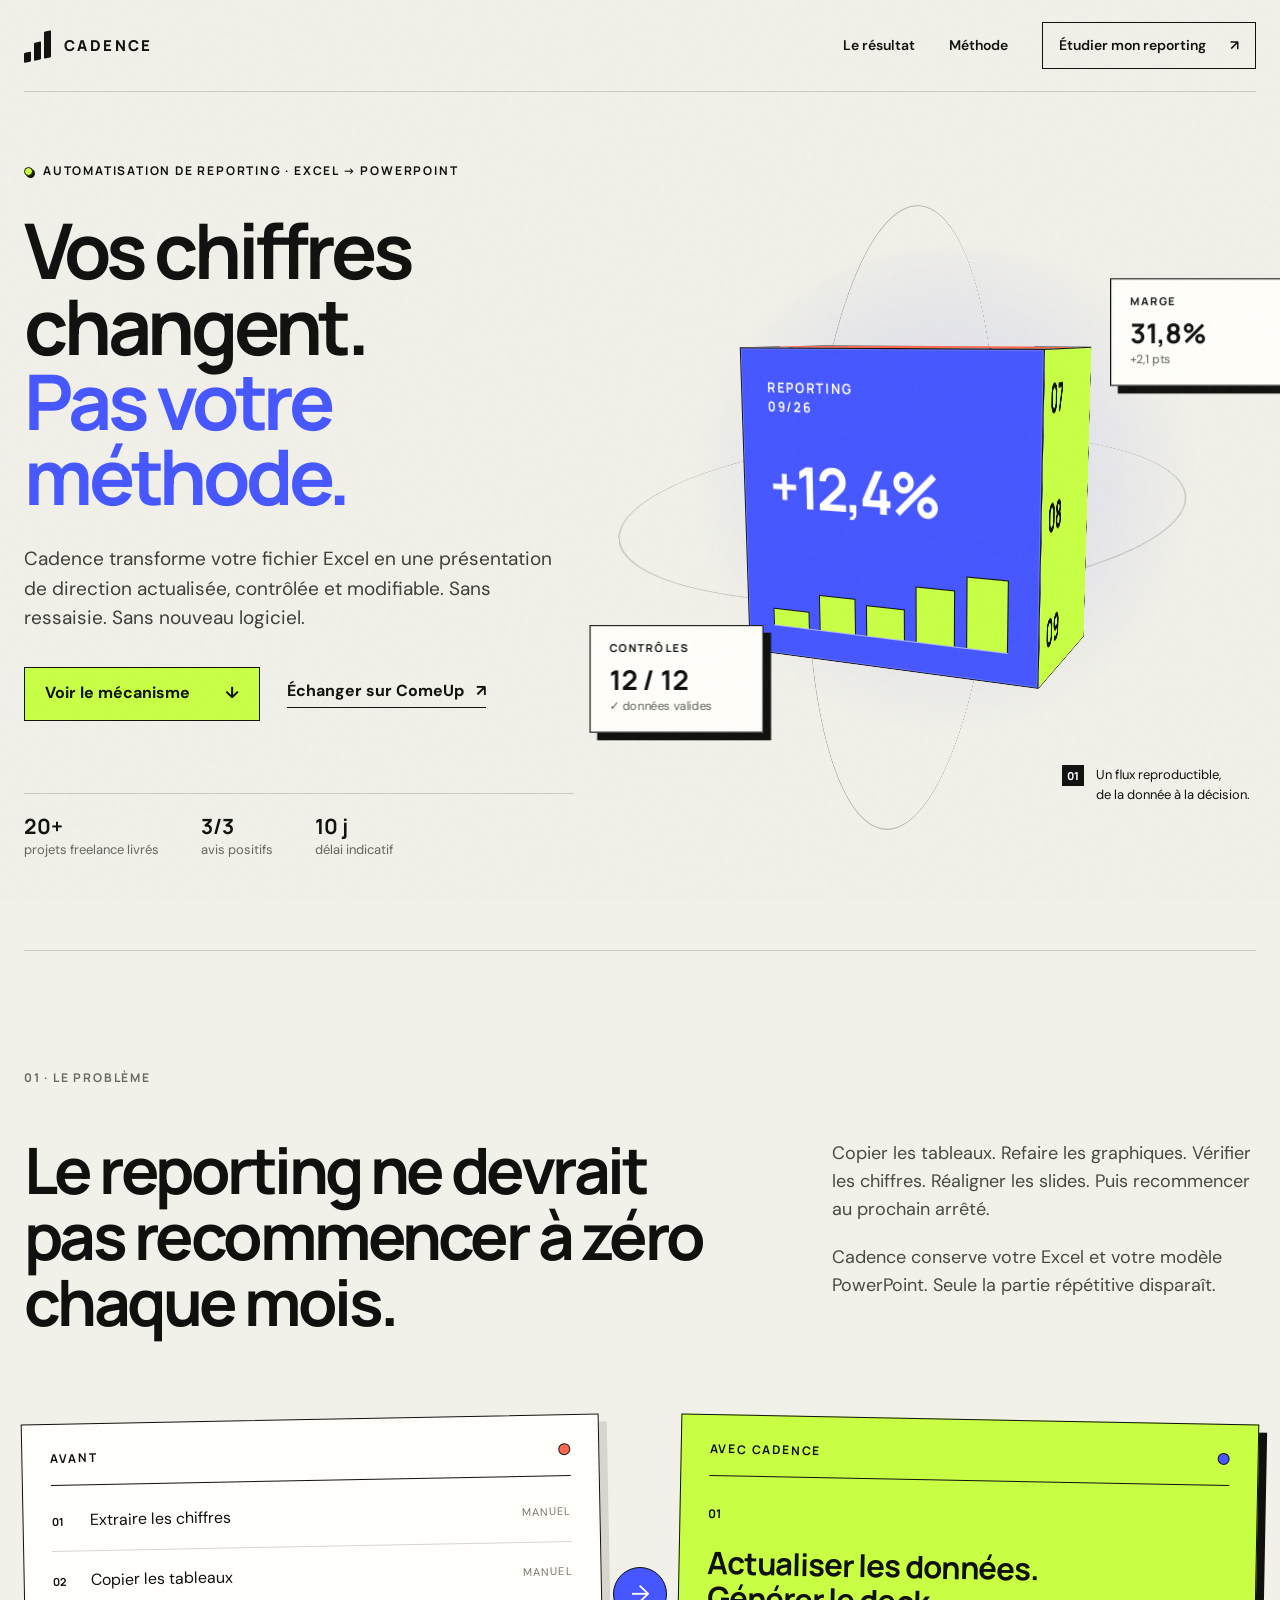
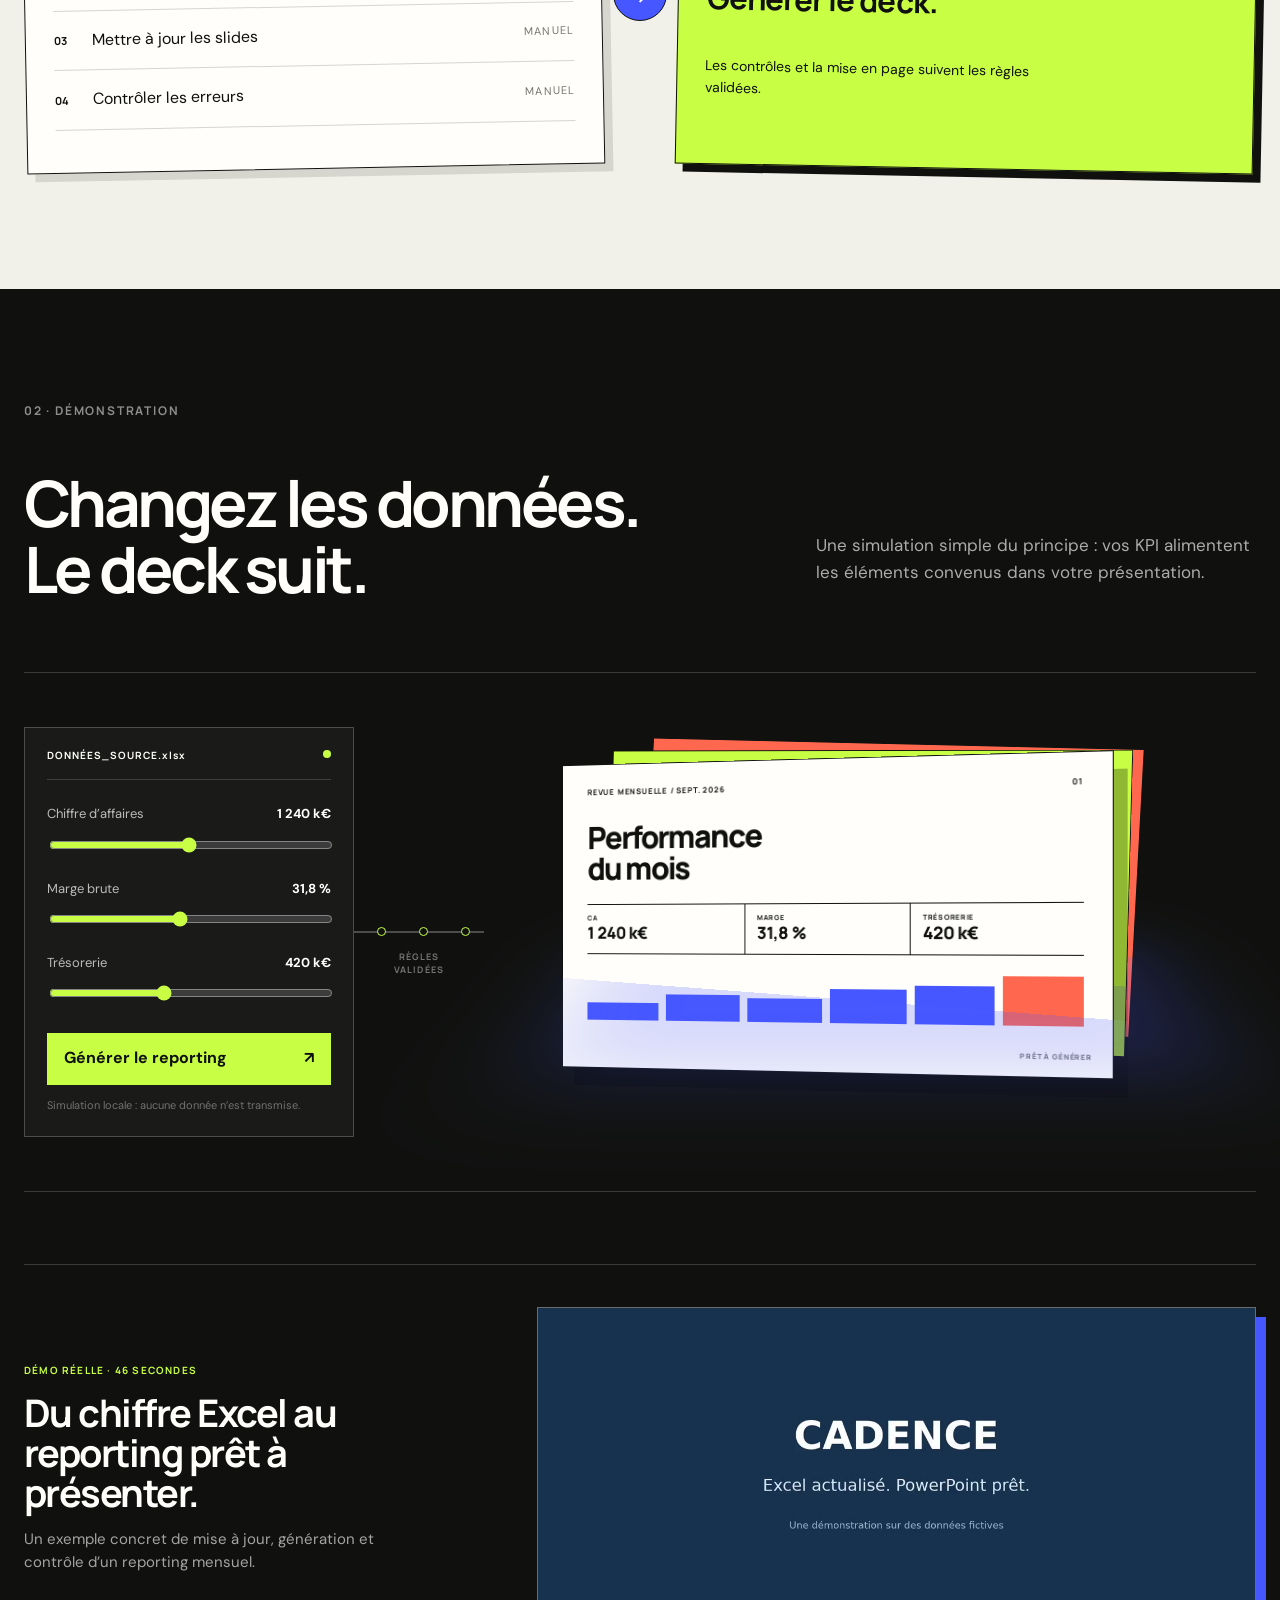
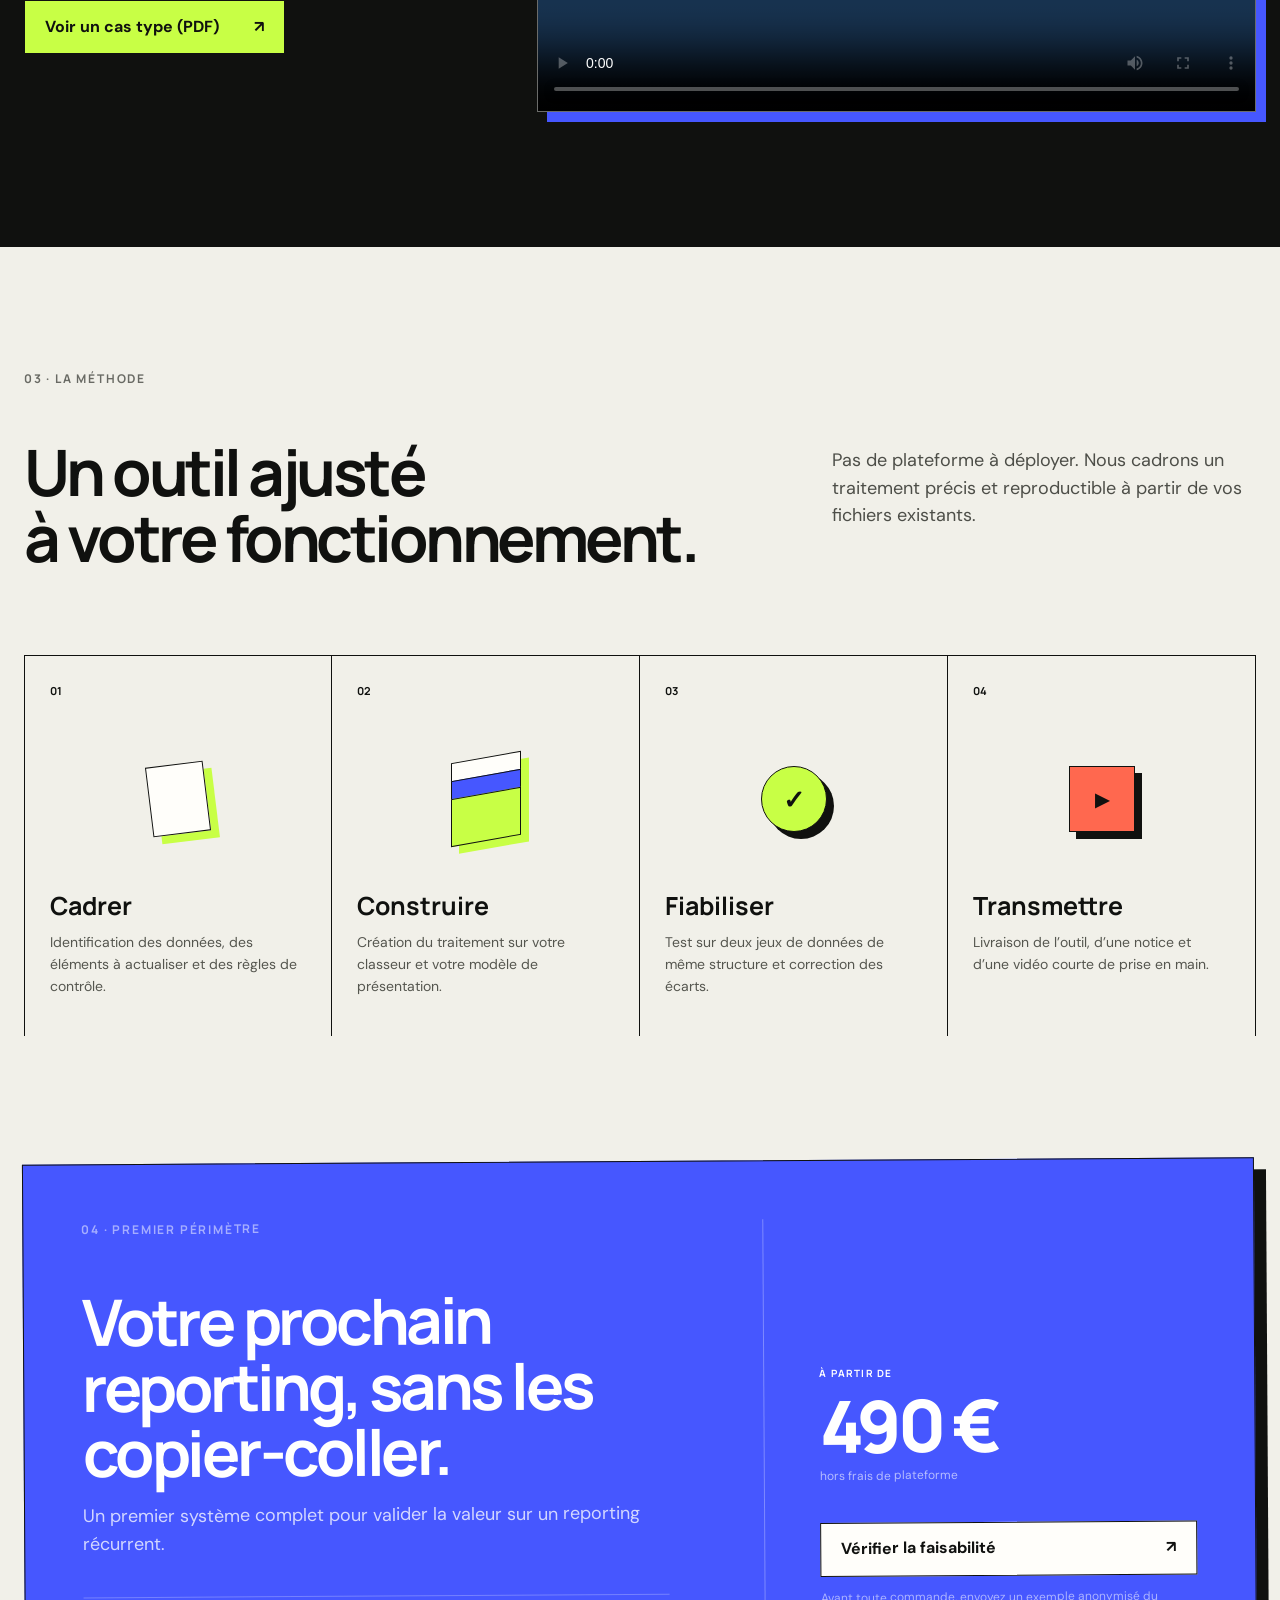
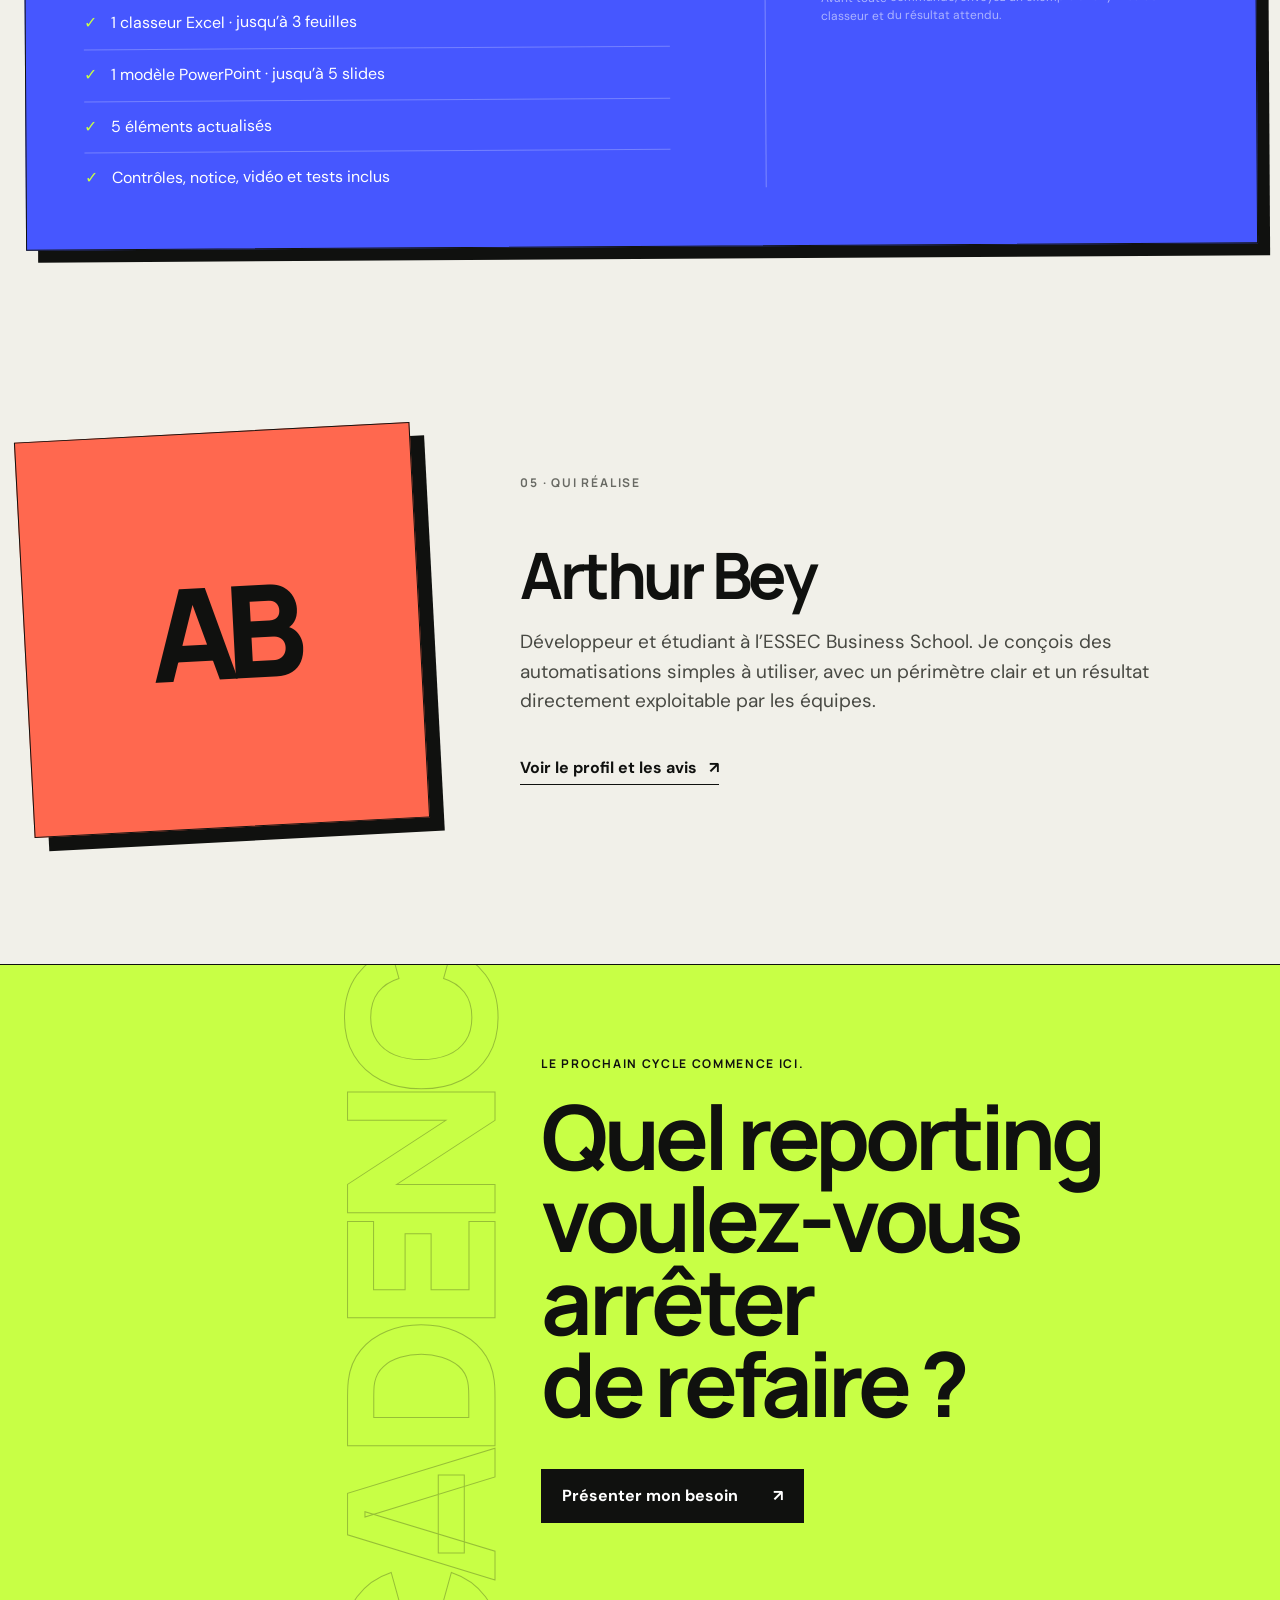
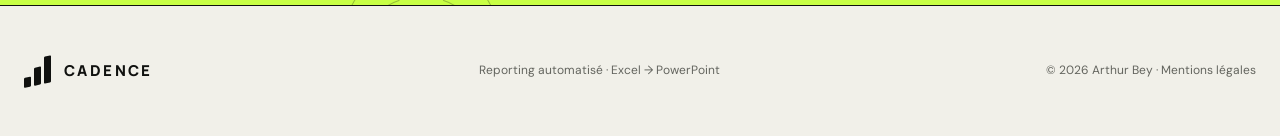
<file: index.html>
<!doctype html>
<html lang="fr">
  <head>
    <meta charset="UTF-8" />
    <meta name="viewport" content="width=device-width, initial-scale=1.0" />
    <meta name="description" content="Cadence transforme vos fichiers Excel en reportings PowerPoint fiables, actualisables et prêts pour la direction." />
    <title>Cadence | Le reporting qui se met à jour</title>
    <link rel="canonical" href="https://cadence-reporting.fr/" />
    <meta name="theme-color" content="#f1f0e9" />
    <link rel="icon" href="/favicon.svg" type="image/svg+xml" />
    <link rel="icon" href="/favicon-32.png" type="image/png" sizes="32x32" />
    <link rel="apple-touch-icon" href="/apple-touch-icon.png" />
    <meta property="og:type" content="website" />
    <meta property="og:locale" content="fr_FR" />
    <meta property="og:site_name" content="Cadence" />
    <meta property="og:title" content="Cadence | Le reporting qui se met à jour" />
    <meta property="og:description" content="Cadence transforme vos fichiers Excel en reportings PowerPoint fiables, actualisables et prêts pour la direction." />
    <meta property="og:url" content="https://cadence-reporting.fr/" />
    <meta property="og:image" content="https://cadence-reporting.fr/og-image.jpg" />
    <meta property="og:image:width" content="1200" />
    <meta property="og:image:height" content="630" />
    <meta property="og:image:alt" content="Cadence : vos chiffres changent, pas votre méthode." />
    <meta name="twitter:card" content="summary_large_image" />
    <script type="application/ld+json">
      {
        "@context": "https://schema.org",
        "@type": "ProfessionalService",
        "name": "Cadence",
        "url": "https://cadence-reporting.fr/",
        "image": "https://cadence-reporting.fr/og-image.jpg",
        "description": "Automatisation de reporting : Cadence transforme vos fichiers Excel en présentations PowerPoint actualisées, contrôlées et modifiables.",
        "areaServed": { "@type": "Country", "name": "France" },
        "founder": { "@type": "Person", "name": "Arthur Bey", "sameAs": ["https://comeup.com/fr/@arthurbey"] },
        "sameAs": ["https://comeup.com/fr/@arthurbey"],
        "makesOffer": {
          "@type": "Offer",
          "name": "Automatisation d'un reporting Excel vers PowerPoint",
          "url": "https://comeup.com/fr/service/547659/automatiser-votre-reporting-excel-vers-powerpoint",
          "priceSpecification": { "@type": "PriceSpecification", "minPrice": 490, "priceCurrency": "EUR" }
        }
      }
    </script>
    <link rel="preconnect" href="https://fonts.googleapis.com" />
    <link rel="preconnect" href="https://fonts.gstatic.com" crossorigin />
    <link href="https://fonts.googleapis.com/css2?family=DM+Sans:wght@400;500;600&family=Manrope:wght@500;600;700;800&display=swap" rel="stylesheet" />
    <link rel="stylesheet" href="./styles.css" />
  </head>
  <body>
    <div class="noise" aria-hidden="true"></div>
    <header class="nav shell">
      <a class="brand" href="#top" aria-label="Cadence, accueil">
        <span class="brand-mark" aria-hidden="true"><i></i><i></i><i></i></span>
        <span>CADENCE</span>
      </a>
      <nav aria-label="Navigation principale">
        <a href="#preuve">Le résultat</a>
        <a href="#methode">Méthode</a>
        <a class="nav-cta" href="https://comeup.com/fr/service/547659/automatiser-votre-reporting-excel-vers-powerpoint" target="_blank" rel="noreferrer">Étudier mon reporting <span>↗</span></a>
      </nav>
    </header>

    <main id="top">
      <section class="hero shell">
        <div class="hero-copy">
          <div class="eyebrow"><span></span> Automatisation de reporting · Excel → PowerPoint</div>
          <h1>Vos chiffres changent.<br /><em>Pas votre méthode.</em></h1>
          <p class="lead">Cadence transforme votre fichier Excel en une présentation de direction actualisée, contrôlée et modifiable. Sans ressaisie. Sans nouveau logiciel.</p>
          <div class="hero-actions">
            <a class="button primary" href="#demo">Voir le mécanisme <span>↓</span></a>
            <a class="text-link" href="https://comeup.com/fr/@arthurbey" target="_blank" rel="noreferrer">Échanger sur ComeUp <span>↗</span></a>
          </div>
          <div class="proof-strip" aria-label="Indicateurs de confiance">
            <div><strong>20+</strong><span>projets freelance livrés</span></div>
            <div><strong>3/3</strong><span>avis positifs</span></div>
            <div><strong>10 j</strong><span>délai indicatif</span></div>
          </div>
        </div>

        <div class="hero-visual" id="heroVisual" aria-label="Illustration du passage d’un fichier Excel à une présentation PowerPoint">
          <div class="orbit orbit-a"></div>
          <div class="orbit orbit-b"></div>
          <div class="data-cube" id="dataCube">
            <div class="cube-face cube-front">
              <span class="cube-label">REPORTING<br />09/26</span>
              <span class="cube-number">+12,4%</span>
              <div class="cube-bars"><i></i><i></i><i></i><i></i><i></i></div>
            </div>
            <div class="cube-face cube-right"><span>07</span><span>08</span><span>09</span></div>
            <div class="cube-face cube-top"><span>CADENCE / LIVE</span></div>
          </div>
          <div class="floating-card card-kpi"><span>MARGE</span><strong>31,8%</strong><small>+2,1 pts</small></div>
          <div class="floating-card card-check"><span>CONTRÔLES</span><strong>12 / 12</strong><small>✓ données valides</small></div>
          <div class="hero-caption"><span>01</span><p>Un flux reproductible,<br />de la donnée à la décision.</p></div>
        </div>
      </section>

      <section class="problem shell" id="preuve">
        <div class="section-index">01 · LE PROBLÈME</div>
        <div class="problem-grid">
          <h2>Le reporting ne devrait pas recommencer à zéro chaque mois.</h2>
          <div>
            <p>Copier les tableaux. Refaire les graphiques. Vérifier les chiffres. Réaligner les slides. Puis recommencer au prochain arrêté.</p>
            <p>Cadence conserve votre Excel et votre modèle PowerPoint. Seule la partie répétitive disparaît.</p>
          </div>
        </div>
        <div class="comparison">
          <article class="compare-card before">
            <div class="compare-head"><span>AVANT</span><i></i></div>
            <ol>
              <li><b>01</b><span>Extraire les chiffres</span><em>manuel</em></li>
              <li><b>02</b><span>Copier les tableaux</span><em>manuel</em></li>
              <li><b>03</b><span>Mettre à jour les slides</span><em>manuel</em></li>
              <li><b>04</b><span>Contrôler les erreurs</span><em>manuel</em></li>
            </ol>
          </article>
          <div class="transform-symbol" aria-hidden="true"><span>→</span></div>
          <article class="compare-card after">
            <div class="compare-head"><span>AVEC CADENCE</span><i></i></div>
            <div class="one-action"><span>01</span><strong>Actualiser les données.<br />Générer le deck.</strong><small>Les contrôles et la mise en page suivent les règles validées.</small></div>
          </article>
        </div>
      </section>

      <section class="demo-section" id="demo">
        <div class="shell">
          <div class="section-index light">02 · DÉMONSTRATION</div>
          <div class="demo-intro">
            <h2>Changez les données.<br />Le deck suit.</h2>
            <p>Une simulation simple du principe : vos KPI alimentent les éléments convenus dans votre présentation.</p>
          </div>

          <div class="demo-workspace">
            <div class="input-panel">
              <div class="panel-bar"><span>DONNÉES_SOURCE.xlsx</span><i></i></div>
              <label>Chiffre d’affaires <span id="revenueValue">1 240 k€</span><input id="revenue" type="range" min="700" max="1800" value="1240" /></label>
              <label>Marge brute <span id="marginValue">31,8 %</span><input id="margin" type="range" min="18" max="48" step="0.1" value="31.8" /></label>
              <label>Trésorerie <span id="cashValue">420 k€</span><input id="cash" type="range" min="100" max="900" value="420" /></label>
              <button id="generateButton" class="generate-button"><span>Générer le reporting</span><b>↗</b></button>
              <p class="microcopy">Simulation locale : aucune donnée n’est transmise.</p>
            </div>

            <div class="pipeline" aria-hidden="true"><span></span><i></i><i></i><i></i><b>RÈGLES<br />VALIDÉES</b></div>

            <div class="deck-stage" id="deckStage">
              <div class="deck-shadow"></div>
              <article class="slide slide-back-two"><span>03</span></article>
              <article class="slide slide-back-one"><span>02</span></article>
              <article class="slide slide-front">
                <div class="slide-top"><span>REVUE MENSUELLE / SEPT. 2026</span><b>01</b></div>
                <h3>Performance<br />du mois</h3>
                <div class="slide-kpis">
                  <div><span>CA</span><strong id="deckRevenue">1 240 k€</strong></div>
                  <div><span>MARGE</span><strong id="deckMargin">31,8 %</strong></div>
                  <div><span>TRÉSORERIE</span><strong id="deckCash">420 k€</strong></div>
                </div>
                <div class="slide-chart" id="slideChart"><i></i><i></i><i></i><i></i><i></i><i></i></div>
                <div class="generated-state" id="generatedState">PRÊT À GÉNÉRER</div>
              </article>
            </div>
          </div>

          <div class="demo-video">
            <div>
              <span class="video-label">DÉMO RÉELLE · 46 SECONDES</span>
              <h3>Du chiffre Excel au reporting prêt à présenter.</h3>
              <p>Un exemple concret de mise à jour, génération et contrôle d’un reporting mensuel.</p>
              <a class="button primary" href="cadence-cas-type.pdf" target="_blank" rel="noopener">Voir un cas type (PDF) <span>↗</span></a>
            </div>
            <video id="demoVideo" src="cadence_demo_v2.mp4" poster="cadence_demo_poster.jpg" controls preload="metadata" playsinline aria-label="Démo CADENCE : génération d'un reporting Excel vers PowerPoint">
              Votre navigateur ne prend pas en charge la lecture vidéo.
            </video>
          </div>
        </div>
      </section>

      <section class="method shell" id="methode">
        <div class="section-index">03 · LA MÉTHODE</div>
        <div class="method-head">
          <h2>Un outil ajusté<br />à votre fonctionnement.</h2>
          <p>Pas de plateforme à déployer. Nous cadrons un traitement précis et reproductible à partir de vos fichiers existants.</p>
        </div>
        <div class="steps">
          <article><span>01</span><div class="step-icon"><i></i></div><h3>Cadrer</h3><p>Identification des données, des éléments à actualiser et des règles de contrôle.</p></article>
          <article><span>02</span><div class="step-icon layers"><i></i><i></i><i></i></div><h3>Construire</h3><p>Création du traitement sur votre classeur et votre modèle de présentation.</p></article>
          <article><span>03</span><div class="step-icon check"><i>✓</i></div><h3>Fiabiliser</h3><p>Test sur deux jeux de données de même structure et correction des écarts.</p></article>
          <article><span>04</span><div class="step-icon play"><i>▶</i></div><h3>Transmettre</h3><p>Livraison de l’outil, d’une notice et d’une vidéo courte de prise en main.</p></article>
        </div>
      </section>

      <section class="offer shell">
        <div class="offer-card">
          <div class="offer-copy">
            <div class="section-index light">04 · PREMIER PÉRIMÈTRE</div>
            <h2>Votre prochain reporting, sans les copier-coller.</h2>
            <p>Un premier système complet pour valider la valeur sur un reporting récurrent.</p>
            <ul>
              <li><span>✓</span> 1 classeur Excel · jusqu’à 3 feuilles</li>
              <li><span>✓</span> 1 modèle PowerPoint · jusqu’à 5 slides</li>
              <li><span>✓</span> 5 éléments actualisés</li>
              <li><span>✓</span> Contrôles, notice, vidéo et tests inclus</li>
            </ul>
          </div>
          <div class="offer-action">
            <div><small>À PARTIR DE</small><strong>490 €</strong><span>hors frais de plateforme</span></div>
            <a class="button inverse" href="https://comeup.com/fr/service/547659/automatiser-votre-reporting-excel-vers-powerpoint" target="_blank" rel="noreferrer">Vérifier la faisabilité <span>↗</span></a>
            <p>Avant toute commande, envoyez un exemple anonymisé du classeur et du résultat attendu.</p>
          </div>
        </div>
      </section>

      <section class="about shell">
        <div class="monogram" aria-hidden="true">AB</div>
        <div>
          <div class="section-index">05 · QUI RÉALISE</div>
          <h2>Arthur Bey</h2>
          <p>Développeur et étudiant à l’ESSEC Business School. Je conçois des automatisations simples à utiliser, avec un périmètre clair et un résultat directement exploitable par les équipes.</p>
          <a class="text-link dark" href="https://comeup.com/fr/@arthurbey" target="_blank" rel="noreferrer">Voir le profil et les avis <span>↗</span></a>
        </div>
      </section>

      <section class="final-cta">
        <div class="shell">
          <span class="giant-word" aria-hidden="true">CADENCE</span>
          <div class="final-content">
            <p>Le prochain cycle commence ici.</p>
            <h2>Quel reporting<br />voulez-vous arrêter<br />de refaire ?</h2>
            <a class="button primary" href="https://comeup.com/fr/service/547659/automatiser-votre-reporting-excel-vers-powerpoint" target="_blank" rel="noreferrer">Présenter mon besoin <span>↗</span></a>
          </div>
        </div>
      </section>
    </main>

    <footer class="footer shell">
      <a class="brand" href="#top"><span class="brand-mark" aria-hidden="true"><i></i><i></i><i></i></span><span>CADENCE</span></a>
      <p>Reporting automatisé · Excel → PowerPoint</p>
      <p>© <span id="year"></span> Arthur Bey · <a href="/mentions-legales.html">Mentions légales</a></p>
    </footer>
    <script src="./app.js"></script>
  </body>
</html>
</file>
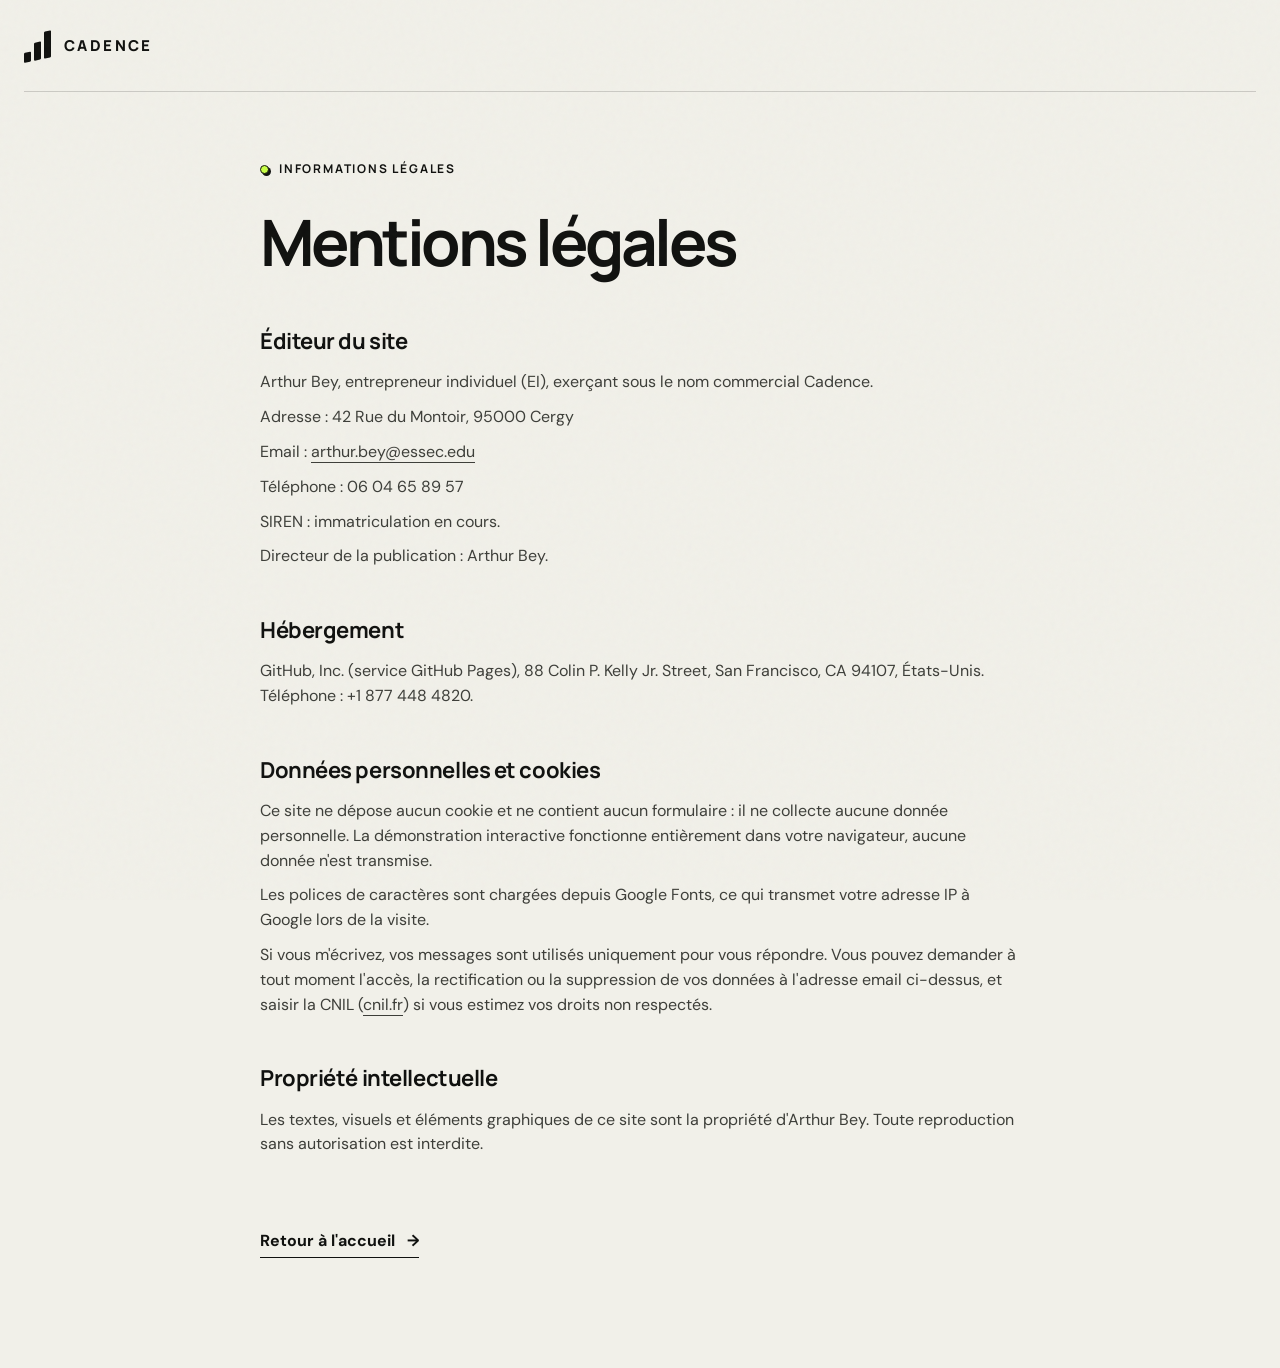
<file: mentions-legales.html>
<!doctype html>
<html lang="fr">
  <head>
    <meta charset="UTF-8" />
    <meta name="viewport" content="width=device-width, initial-scale=1.0" />
    <meta name="description" content="Mentions légales du site Cadence." />
    <title>Mentions légales | Cadence</title>
    <link rel="canonical" href="https://cadence-reporting.fr/mentions-legales.html" />
    <link rel="icon" href="/favicon.svg" type="image/svg+xml" />
    <link rel="preconnect" href="https://fonts.googleapis.com" />
    <link rel="preconnect" href="https://fonts.gstatic.com" crossorigin />
    <link href="https://fonts.googleapis.com/css2?family=DM+Sans:wght@400;500;600&family=Manrope:wght@500;600;700;800&display=swap" rel="stylesheet" />
    <link rel="stylesheet" href="/styles.css" />
    <style>
      .legal { padding-block: 70px 110px; max-width: 760px; }
      .legal h1 { font-family: "Manrope", sans-serif; letter-spacing: -.055em; font-size: clamp(40px, 5vw, 64px); line-height: 1; margin: 0 0 50px; }
      .legal h2 { font-size: 22px; letter-spacing: -.02em; margin: 44px 0 12px; }
      .legal p { color: #3d3e39; margin: 0 0 10px; }
      .legal a { border-bottom: 1px solid currentColor; }
    </style>
  </head>
  <body>
    <div class="noise" aria-hidden="true"></div>
    <header class="nav shell">
      <a class="brand" href="/" aria-label="Cadence, accueil">
        <span class="brand-mark" aria-hidden="true"><i></i><i></i><i></i></span>
        <span>CADENCE</span>
      </a>
    </header>
    <main class="shell legal">
      <div class="eyebrow"><span></span> Informations légales</div>
      <h1>Mentions légales</h1>

      <h2>Éditeur du site</h2>
      <p>Arthur Bey, entrepreneur individuel (EI), exerçant sous le nom commercial Cadence.</p>
      <p>Adresse : 42 Rue du Montoir, 95000 Cergy</p>
      <p>Email : <a href="mailto:arthur.bey@essec.edu">arthur.bey@essec.edu</a></p>
      <p>Téléphone : 06 04 65 89 57</p>
      <p>SIREN : immatriculation en cours.</p>
      <p>Directeur de la publication : Arthur Bey.</p>

      <h2>Hébergement</h2>
      <p>GitHub, Inc. (service GitHub Pages), 88 Colin P. Kelly Jr. Street, San Francisco, CA 94107, États-Unis. Téléphone : +1 877 448 4820.</p>

      <h2>Données personnelles et cookies</h2>
      <p>Ce site ne dépose aucun cookie et ne contient aucun formulaire : il ne collecte aucune donnée personnelle. La démonstration interactive fonctionne entièrement dans votre navigateur, aucune donnée n'est transmise.</p>
      <p>Les polices de caractères sont chargées depuis Google Fonts, ce qui transmet votre adresse IP à Google lors de la visite.</p>
      <p>Si vous m'écrivez, vos messages sont utilisés uniquement pour vous répondre. Vous pouvez demander à tout moment l'accès, la rectification ou la suppression de vos données à l'adresse email ci-dessus, et saisir la CNIL (<a href="https://www.cnil.fr" target="_blank" rel="noreferrer">cnil.fr</a>) si vous estimez vos droits non respectés.</p>

      <h2>Propriété intellectuelle</h2>
      <p>Les textes, visuels et éléments graphiques de ce site sont la propriété d'Arthur Bey. Toute reproduction sans autorisation est interdite.</p>

      <div class="hero-actions" style="margin-top: 50px;">
        <a class="text-link dark" href="/">Retour à l'accueil <span>→</span></a>
      </div>
    </main>
  </body>
</html>
</file>
<file: styles.css>
:root {
  --ink: #10110f;
  --paper: #f1f0e9;
  --white: #fffefa;
  --lime: #c8ff45;
  --blue: #4657ff;
  --coral: #ff684f;
  --line: rgba(16, 17, 15, 0.17);
  --shell: min(1240px, calc(100vw - 48px));
}

* { box-sizing: border-box; }
html { scroll-behavior: smooth; }
body { margin: 0; background: var(--paper); color: var(--ink); font-family: "DM Sans", sans-serif; font-size: 16px; line-height: 1.55; overflow-x: hidden; }
a { color: inherit; text-decoration: none; }
button, input { font: inherit; }
.shell { width: var(--shell); margin-inline: auto; }
.noise { position: fixed; inset: 0; pointer-events: none; opacity: .035; z-index: 99; background-image: url("data:image/svg+xml,%3Csvg viewBox='0 0 180 180' xmlns='http://www.w3.org/2000/svg'%3E%3Cfilter id='n'%3E%3CfeTurbulence type='fractalNoise' baseFrequency='.92' numOctaves='4' stitchTiles='stitch'/%3E%3C/filter%3E%3Crect width='100%25' height='100%25' filter='url(%23n)' opacity='.8'/%3E%3C/svg%3E"); }

.nav { height: 92px; display: flex; align-items: center; justify-content: space-between; border-bottom: 1px solid var(--line); position: relative; z-index: 10; }
.brand { display: inline-flex; align-items: center; gap: 12px; font: 800 15px/1 "Manrope", sans-serif; letter-spacing: .16em; }
.brand-mark { width: 28px; height: 28px; display: flex; align-items: end; gap: 3px; transform: skewY(-12deg); }
.brand-mark i { display: block; width: 7px; background: var(--ink); border-radius: 1px; }
.brand-mark i:nth-child(1) { height: 10px; }.brand-mark i:nth-child(2) { height: 18px; }.brand-mark i:nth-child(3) { height: 27px; }
.nav nav { display: flex; align-items: center; gap: 34px; font-size: 14px; font-weight: 600; }
.nav nav > a:not(.nav-cta) { position: relative; }
.nav nav > a:not(.nav-cta)::after { content: ""; height: 1px; background: currentColor; position: absolute; left: 0; right: 100%; bottom: -5px; transition: right .25s ease; }
.nav nav > a:not(.nav-cta):hover::after { right: 0; }
.nav-cta { border: 1px solid var(--ink); padding: 12px 16px; display: flex; gap: 24px; transition: background .2s, color .2s; }
.nav-cta:hover { background: var(--ink); color: var(--white); }

.hero { min-height: 760px; display: grid; grid-template-columns: .92fr 1.08fr; align-items: center; gap: 36px; padding-block: 72px 90px; }
.eyebrow, .section-index { font: 700 12px/1.2 "Manrope", sans-serif; letter-spacing: .15em; text-transform: uppercase; }
.eyebrow { display: flex; align-items: center; gap: 10px; margin-bottom: 34px; }
.eyebrow span { width: 9px; height: 9px; background: var(--lime); border: 1px solid var(--ink); border-radius: 50%; box-shadow: 2px 2px 0 var(--ink); }
.hero h1, h2 { font-family: "Manrope", sans-serif; letter-spacing: -.055em; margin: 0; }
.hero h1 { font-size: clamp(50px, 6vw, 88px); line-height: .98; max-width: 700px; }
.hero h1 em { font-style: normal; color: var(--blue); }
.lead { font-size: 19px; line-height: 1.55; max-width: 610px; margin: 31px 0 34px; color: #3d3e39; }
.hero-actions { display: flex; align-items: center; gap: 27px; }
.button { min-height: 54px; display: inline-flex; align-items: center; justify-content: space-between; gap: 35px; padding: 0 20px; font-weight: 700; border: 1px solid var(--ink); transition: transform .2s ease, box-shadow .2s ease; }
.button:hover { transform: translate(-3px, -3px); box-shadow: 4px 4px 0 var(--ink); }
.button.primary { background: var(--lime); }
.text-link { font-weight: 700; border-bottom: 1px solid currentColor; padding-bottom: 3px; }
.text-link span { display: inline-block; margin-left: 8px; transition: transform .2s; }
.text-link:hover span { transform: translate(3px, -3px); }
.proof-strip { border-top: 1px solid var(--line); margin-top: 72px; padding-top: 22px; display: flex; gap: 42px; }
.proof-strip div { display: grid; gap: 3px; }
.proof-strip strong { font: 700 21px/1 "Manrope", sans-serif; }
.proof-strip span { color: #64655f; font-size: 13px; }

.hero-visual { height: 630px; position: relative; perspective: 1000px; transform-style: preserve-3d; isolation: isolate; }
.hero-visual::before { content: ""; position: absolute; inset: 8% 3% 4% 10%; border-radius: 50%; background: radial-gradient(circle at 48% 42%, rgba(70,87,255,.17), transparent 58%); filter: blur(2px); }
.orbit { position: absolute; border: 1px solid rgba(16,17,15,.25); border-radius: 50%; transform: rotateX(66deg) rotateZ(-18deg); }
.orbit-a { width: 570px; height: 390px; top: 110px; left: 20px; }
.orbit-b { width: 440px; height: 620px; top: 0; left: 92px; transform: rotateY(67deg) rotateZ(14deg); }
.data-cube { --rx: -10deg; --ry: -22deg; position: absolute; left: 48%; top: 48%; width: 300px; height: 300px; transform-style: preserve-3d; transform: translate(-50%, -50%) rotateX(var(--rx)) rotateY(var(--ry)); transition: transform .18s ease-out; }
.cube-face { position: absolute; border: 1px solid var(--ink); backface-visibility: hidden; box-shadow: inset 0 0 0 1px rgba(255,255,255,.16); }
.cube-front { width: 300px; height: 300px; background: var(--blue); color: white; transform: translateZ(85px); padding: 28px; display: flex; flex-direction: column; justify-content: space-between; }
.cube-right { width: 170px; height: 300px; right: -85px; background: var(--lime); transform: rotateY(90deg); padding: 24px 20px; display: flex; flex-direction: column; justify-content: space-between; font: 800 36px/1 "Manrope"; }
.cube-top { width: 300px; height: 170px; top: -85px; background: var(--coral); transform: rotateX(90deg); display: grid; place-items: center; font: 800 13px/1 "Manrope"; letter-spacing: .12em; }
.cube-label { font: 700 13px/1.35 "Manrope"; letter-spacing: .13em; }
.cube-number { font: 700 56px/1 "Manrope"; letter-spacing: -.05em; }
.cube-bars { display: flex; align-items: end; gap: 11px; height: 73px; border-bottom: 1px solid rgba(255,255,255,.55); }
.cube-bars i { flex: 1; background: var(--lime); border: 1px solid var(--ink); border-bottom: 0; }.cube-bars i:nth-child(1){height:24%}.cube-bars i:nth-child(2){height:48%}.cube-bars i:nth-child(3){height:42%}.cube-bars i:nth-child(4){height:73%}.cube-bars i:nth-child(5){height:93%}
.floating-card { position: absolute; z-index: 3; background: var(--white); border: 1px solid var(--ink); box-shadow: 7px 7px 0 var(--ink); padding: 15px 17px; display: grid; min-width: 160px; transform: translateZ(80px); }
.floating-card span { font: 700 10px/1 "Manrope"; letter-spacing: .14em; }.floating-card strong { font: 700 25px/1.25 "Manrope"; margin-top: 9px; }.floating-card small { font-size: 11px; color: #5f605a; }
.card-kpi { top: 100px; right: 0; animation: float 5s ease-in-out infinite; }.card-check { left: 7px; bottom: 112px; animation: float 5s 1.2s ease-in-out infinite; }
.hero-caption { position: absolute; right: 6px; bottom: 22px; display: flex; align-items: start; gap: 12px; font-size: 13px; }.hero-caption span { font: 800 11px/1 "Manrope"; background: var(--ink); color: white; padding: 5px; }.hero-caption p { margin: 0; }
@keyframes float { 0%,100%{transform:translateY(0) translateZ(80px)} 50%{transform:translateY(-12px) translateZ(80px)} }

.problem { padding-block: 120px; border-top: 1px solid var(--line); }
.section-index { color: #696a64; margin-bottom: 52px; }
.problem-grid, .method-head { display: grid; grid-template-columns: 1.25fr .75fr; gap: 100px; align-items: start; }
.problem h2, .method h2, .demo-intro h2, .about h2 { font-size: clamp(42px, 5vw, 68px); line-height: 1.03; }
.problem-grid p { font-size: 18px; margin: 3px 0 20px; color: #484943; }
.comparison { display: grid; grid-template-columns: 1fr 76px 1fr; align-items: center; margin-top: 84px; }
.compare-card { min-height: 350px; border: 1px solid var(--ink); padding: 28px; }
.compare-card.before { background: var(--white); box-shadow: 8px 8px 0 rgba(16,17,15,.12); transform: rotate(-1.1deg); }
.compare-card.after { background: var(--lime); box-shadow: 8px 8px 0 var(--ink); transform: rotate(1.1deg); }
.compare-head { display: flex; align-items: center; justify-content: space-between; border-bottom: 1px solid var(--ink); padding-bottom: 20px; font: 700 12px/1 "Manrope"; letter-spacing: .15em; }
.compare-head i { width: 12px; height: 12px; border-radius: 50%; background: var(--coral); border: 1px solid var(--ink); }.after .compare-head i { background: var(--blue); }
.compare-card ol { list-style: none; padding: 6px 0 0; margin: 0; }
.compare-card li { display: grid; grid-template-columns: 38px 1fr auto; align-items: center; padding: 17px 0; border-bottom: 1px solid var(--line); }
.compare-card li b { font: 700 11px/1 "Manrope"; }.compare-card li em { font-size: 11px; font-style: normal; color: #777871; text-transform: uppercase; letter-spacing: .1em; }
.transform-symbol { display: grid; place-items: center; position: relative; z-index: 3; }.transform-symbol span { width: 54px; height: 54px; display: grid; place-items: center; background: var(--blue); color: white; border: 1px solid var(--ink); border-radius: 50%; font-size: 24px; }
.one-action { display: flex; flex-direction: column; padding-top: 32px; }.one-action > span { font: 700 12px/1 "Manrope"; }.one-action strong { font: 700 31px/1.13 "Manrope"; letter-spacing: -.03em; margin: 25px 0 40px; }.one-action small { max-width: 350px; font-size: 14px; }

.demo-section { background: var(--ink); color: var(--white); padding-block: 115px 135px; }
.section-index.light { color: rgba(255,255,255,.52); }
.demo-intro { display: flex; align-items: end; justify-content: space-between; gap: 30px; margin-bottom: 70px; }.demo-intro p { max-width: 440px; color: rgba(255,255,255,.65); font-size: 17px; }
.demo-workspace { display: grid; grid-template-columns: 330px 130px 1fr; align-items: center; min-height: 520px; border-top: 1px solid rgba(255,255,255,.18); border-bottom: 1px solid rgba(255,255,255,.18); }
.input-panel { background: #1a1b18; border: 1px solid rgba(255,255,255,.22); padding: 22px; }
.panel-bar { display: flex; justify-content: space-between; padding-bottom: 19px; border-bottom: 1px solid rgba(255,255,255,.16); font: 700 10px/1 "Manrope"; letter-spacing: .1em; }.panel-bar i { width: 8px; height: 8px; background: var(--lime); border-radius: 50%; }
.input-panel label { display: grid; grid-template-columns: 1fr auto; gap: 10px; padding-top: 24px; font-size: 13px; color: rgba(255,255,255,.7); }.input-panel label span { color: white; font-weight: 700; }.input-panel input { grid-column: 1 / -1; accent-color: var(--lime); width: 100%; }
.generate-button { width: 100%; margin-top: 30px; min-height: 52px; border: 1px solid var(--lime); color: var(--ink); background: var(--lime); padding: 0 16px; display: flex; align-items: center; justify-content: space-between; font-weight: 700; cursor: pointer; transition: box-shadow .2s, transform .2s; }.generate-button:hover { box-shadow: 4px 4px 0 white; transform: translate(-2px,-2px); }
.microcopy { font-size: 11px; color: rgba(255,255,255,.38); margin: 12px 0 0; }
.pipeline { position: relative; height: 2px; background: rgba(255,255,255,.25); }.pipeline span { position: absolute; inset: -1px auto -1px 0; width: 0; background: var(--lime); }.pipeline.running span { animation: runline .8s ease forwards; }.pipeline i { position: absolute; top: -4px; width: 9px; height: 9px; background: var(--ink); border: 1px solid var(--lime); border-radius: 50%; }.pipeline i:nth-of-type(1){left:18%}.pipeline i:nth-of-type(2){left:50%}.pipeline i:nth-of-type(3){left:82%}.pipeline b { position: absolute; top: 20px; left: 50%; transform: translateX(-50%); color: rgba(255,255,255,.42); font: 700 9px/1.4 "Manrope"; letter-spacing: .12em; text-align: center; }
@keyframes runline { to { width: 100%; } }
.deck-stage { height: 470px; position: relative; perspective: 900px; transform-style: preserve-3d; }.deck-shadow { position: absolute; width: 78%; height: 60%; left: 12%; top: 34%; background: var(--blue); opacity: .22; filter: blur(50px); transform: rotateX(65deg); }
.slide { position: absolute; width: min(560px, 88%); aspect-ratio: 16/9; left: 8%; top: 13%; border: 1px solid var(--ink); transform-origin: center; transition: transform .7s cubic-bezier(.2,.8,.2,1); }
.slide-back-two { background: var(--coral); transform: translate3d(58px, -40px, -120px) rotateY(-8deg) rotateZ(3deg); }.slide-back-one { background: var(--lime); transform: translate3d(32px, -20px, -60px) rotateY(-8deg) rotateZ(1.5deg); }.slide-back-one span,.slide-back-two span{position:absolute;right:18px;top:14px;color:var(--ink);font:800 11px/1 "Manrope"}
.slide-front { color: var(--ink); background: var(--white); padding: 24px 27px; transform: translate3d(0, 0, 0) rotateY(-8deg); box-shadow: 13px 18px 0 rgba(0,0,0,.28); }
.deck-stage.generated .slide-back-two { transform: translate3d(78px,-52px,-120px) rotateY(-5deg) rotateZ(4deg); }.deck-stage.generated .slide-back-one { transform: translate3d(43px,-27px,-60px) rotateY(-5deg) rotateZ(2deg); }.deck-stage.generated .slide-front { transform: translate3d(0,0,0) rotateY(-5deg) translateY(-5px); }
.demo-video { display: grid; grid-template-columns: .78fr 1.22fr; gap: 54px; align-items: center; margin-top: 72px; padding-top: 42px; border-top: 1px solid rgba(255,255,255,.18); }
.video-label { display: block; color: var(--lime); font: 700 10px/1 "Manrope"; letter-spacing: .12em; }
.demo-video h3 { max-width: 390px; margin: 18px 0 15px; font: 700 clamp(25px, 3vw, 38px)/1.05 "Manrope"; letter-spacing: -.04em; }
.demo-video p { max-width: 380px; margin: 0; color: rgba(255,255,255,.62); font-size: 15px; }
.demo-video .button { margin-top: 26px; color: var(--ink); }
.demo-video video { display: block; width: 100%; border: 1px solid rgba(255,255,255,.38); background: #10110f; box-shadow: 10px 10px 0 var(--blue); }
.slide-top { display: flex; justify-content: space-between; font: 700 8px/1 "Manrope"; letter-spacing: .1em; }.slide-front h3 { font: 800 32px/1 "Manrope"; letter-spacing: -.05em; margin: 27px 0 21px; }
.slide-kpis { display: grid; grid-template-columns: repeat(3,1fr); border-top: 1px solid var(--ink); border-bottom: 1px solid var(--ink); }.slide-kpis div { display: grid; padding: 10px 8px 9px 0; }.slide-kpis div+div { border-left: 1px solid var(--ink); padding-left: 12px; }.slide-kpis span { font: 700 7px/1 "Manrope"; letter-spacing: .1em; }.slide-kpis strong { font: 800 17px/1.4 "Manrope"; }
.slide-chart { height: 68px; display: flex; gap: 8px; align-items: end; padding-top: 12px; }.slide-chart i { flex: 1; background: var(--blue); min-height: 10%; transition: height .5s ease; }.slide-chart i:nth-child(1){height:32%}.slide-chart i:nth-child(2){height:47%}.slide-chart i:nth-child(3){height:42%}.slide-chart i:nth-child(4){height:61%}.slide-chart i:nth-child(5){height:68%}.slide-chart i:nth-child(6){height:86%;background:var(--coral)}
.generated-state { position: absolute; right: 19px; bottom: 16px; font: 800 7px/1 "Manrope"; letter-spacing: .12em; color: #777; }.generated-state.success { color: #246d2e; }

.method { padding-block: 125px; }.method-head p { max-width: 470px; font-size: 18px; color: #4d4e48; margin-top: 8px; }
.steps { display: grid; grid-template-columns: repeat(4,1fr); margin-top: 85px; border-top: 1px solid var(--ink); }.steps article { min-height: 360px; padding: 22px 25px 25px; border-right: 1px solid var(--ink); position: relative; }.steps article:first-child { border-left: 1px solid var(--ink); }.steps article > span { font: 700 11px/1 "Manrope"; }.steps h3 { font: 700 25px/1 "Manrope"; margin: 38px 0 14px; }.steps p { color: #55564f; font-size: 14px; }
.step-icon { height: 112px; margin-top: 40px; display: grid; place-items: center; position: relative; }.step-icon > i { display: block; width: 58px; height: 70px; border: 1px solid var(--ink); background: var(--white); transform: rotate(-7deg); box-shadow: 8px 8px 0 var(--lime); }
.step-icon.layers i { position: absolute; width: 70px; height: 48px; border: 1px solid var(--ink); background: var(--white); transform: skewY(-10deg); }.step-icon.layers i:nth-child(1){transform:translateY(-18px) skewY(-10deg)}.step-icon.layers i:nth-child(2){transform:translateY(0) skewY(-10deg);background:var(--blue)}.step-icon.layers i:nth-child(3){transform:translateY(18px) skewY(-10deg);background:var(--lime)}
.step-icon.check i,.step-icon.play i { width: 66px; height: 66px; display: grid; place-items: center; border-radius: 50%; background: var(--lime); box-shadow: 7px 7px 0 var(--ink); transform: none; font-style: normal; font: 800 26px/1 "Manrope"; }.step-icon.play i { border-radius: 0; background: var(--coral); font-size: 18px; }

.offer { padding-bottom: 125px; }.offer-card { background: var(--blue); color: white; border: 1px solid var(--ink); box-shadow: 12px 12px 0 var(--ink); padding: 58px; display: grid; grid-template-columns: 1.15fr .85fr; gap: 95px; transform: rotate(-.35deg); }.offer-card h2 { font-size: clamp(42px, 5vw, 66px); line-height: 1.02; }.offer-copy > p { font-size: 18px; max-width: 580px; color: rgba(255,255,255,.76); }.offer-copy ul { list-style: none; padding: 20px 0 0; margin: 0; display: grid; gap: 13px; }.offer-copy li { border-top: 1px solid rgba(255,255,255,.25); padding-top: 13px; }.offer-copy li span { color: var(--lime); margin-right: 10px; }
.offer-action { border-left: 1px solid rgba(255,255,255,.3); padding-left: 55px; display: flex; flex-direction: column; justify-content: center; }.offer-action > div { display: grid; }.offer-action small { font: 700 10px/1 "Manrope"; letter-spacing: .12em; }.offer-action strong { font: 800 72px/1 "Manrope"; letter-spacing: -.06em; margin: 12px 0 5px; }.offer-action div span { color: rgba(255,255,255,.6); font-size: 12px; }.button.inverse { background: var(--white); color: var(--ink); margin-top: 37px; }.offer-action p { font-size: 12px; color: rgba(255,255,255,.55); }

.about { display: grid; grid-template-columns: .7fr 1.3fr; gap: 100px; align-items: center; padding-block: 60px 135px; }.monogram { aspect-ratio: 1; max-width: 420px; display: grid; place-items: center; background: var(--coral); border: 1px solid var(--ink); box-shadow: 14px 14px 0 var(--ink); font: 800 clamp(72px,10vw,150px)/1 "Manrope"; letter-spacing: -.1em; transform: rotate(-3deg); }.about > div:last-child > p { max-width: 650px; font-size: 19px; color: #484943; }.text-link.dark { display: inline-block; margin-top: 22px; }

.final-cta { background: var(--lime); border-block: 1px solid var(--ink); overflow: hidden; }.final-cta .shell { min-height: 640px; position: relative; display: flex; align-items: center; justify-content: flex-end; }.giant-word { position: absolute; left: -3vw; top: 50%; transform: translateY(-50%) rotate(-90deg); transform-origin: center; font: 800 clamp(100px,16vw,220px)/1 "Manrope"; letter-spacing: -.08em; color: transparent; -webkit-text-stroke: 1px rgba(16,17,15,.38); opacity: .7; }
.final-content { width: 58%; position: relative; z-index: 1; }.final-content > p { font: 700 12px/1 "Manrope"; text-transform: uppercase; letter-spacing: .14em; }.final-content h2 { font-size: clamp(52px,7vw,92px); line-height: .92; margin: 25px 0 45px; }.final-content .button { background: var(--ink); color: white; }.final-content .button:hover { box-shadow: 4px 4px 0 var(--blue); }
.footer { min-height: 130px; display: flex; align-items: center; justify-content: space-between; font-size: 12px; }.footer p { color: #63645e; }

@media (max-width: 980px) {
  .nav nav > a:not(.nav-cta) { display: none; }
  .hero { grid-template-columns: 1fr; padding-top: 60px; }.hero-visual { height: 570px; margin-top: -10px; }.hero-copy { max-width: 760px; }
  .problem-grid,.method-head { grid-template-columns: 1fr; gap: 30px; }.comparison { grid-template-columns: 1fr; gap: 20px; }.transform-symbol { height: 30px; transform: rotate(90deg); }
  .demo-workspace { grid-template-columns: 290px 70px 1fr; }.slide { left: 4%; width: 93%; }
  .demo-video { grid-template-columns: 1fr; gap: 28px; }.demo-video p { max-width: 500px; }
  .steps { grid-template-columns: repeat(2,1fr); }.steps article:nth-child(3) { border-left: 1px solid var(--ink); }
  .offer-card { grid-template-columns: 1fr; gap: 50px; }.offer-action { border-left: 0; border-top: 1px solid rgba(255,255,255,.3); padding: 40px 0 0; }
}

@media (max-width: 720px) {
  :root { --shell: min(100% - 28px, 1240px); }
  .nav { height: 76px; }.nav-cta { padding: 10px 12px; gap: 12px; }.nav-cta { font-size: 0; }.nav-cta::before { content: "Nous contacter"; font-size: 13px; }
  .hero { min-height: auto; padding-block: 55px 70px; }.hero h1 { font-size: 49px; }.lead { font-size: 17px; }.hero-actions { align-items: flex-start; flex-direction: column; }.proof-strip { margin-top: 50px; gap: 25px; flex-wrap: wrap; }
  .hero-visual { height: 470px; transform: scale(.87); margin-inline: -8%; }.data-cube { width: 250px; height: 250px; }.cube-front { width: 250px; height: 250px; transform: translateZ(70px); }.cube-right { width: 140px; height: 250px; right: -70px; }.cube-top { width: 250px; height: 140px; top: -70px; }.cube-number { font-size: 45px; }.orbit-a { width: 440px; left: -30px; }.orbit-b { height: 500px; left: 30px; }
  .problem,.method { padding-block: 85px; }.section-index { margin-bottom: 35px; }.problem h2,.method h2,.demo-intro h2,.about h2 { font-size: 42px; }.comparison { margin-top: 55px; }.compare-card { min-height: auto; }
  .demo-section { padding-block: 85px; }.demo-intro { display: block; }.demo-workspace { display: grid; grid-template-columns: 1fr; gap: 35px; padding-block: 35px; }.input-panel { width: 100%; }.pipeline { width: 2px; height: 55px; margin: -15px auto; }.pipeline span { width: 2px; height: 0; }.pipeline.running span { animation: runlineVertical .8s ease forwards; }.pipeline i:nth-of-type(1){top:10%;left:-4px}.pipeline i:nth-of-type(2){top:45%;left:-4px}.pipeline i:nth-of-type(3){top:80%;left:-4px}.pipeline b { top: 20px; left: 20px; transform: none; width: 90px; text-align: left; }.deck-stage { height: 350px; }.slide { top: 9%; }.slide-front { padding: 18px; }.slide-front h3 { font-size: 25px; margin: 17px 0 15px; }.slide-kpis strong { font-size: 12px; }.slide-chart { height: 45px; }
  .demo-video { margin-top: 48px; padding-top: 32px; }.demo-video h3 { font-size: 29px; }
  @keyframes runlineVertical { to { height: 100%; } }
  .steps { grid-template-columns: 1fr; }.steps article,.steps article:nth-child(3) { border-left: 1px solid var(--ink); min-height: 320px; }
  .offer { padding-bottom: 90px; }.offer-card { padding: 34px 24px; box-shadow: 7px 7px 0 var(--ink); }.offer-action strong { font-size: 62px; }
  .about { grid-template-columns: 1fr; gap: 65px; padding-bottom: 90px; }.monogram { max-width: 280px; }
  .final-cta .shell { min-height: 600px; justify-content: flex-start; }.giant-word { left: auto; right: -130px; opacity: .35; }.final-content { width: 100%; }.final-content h2 { font-size: 56px; }
  .footer { padding-block: 35px; flex-direction: column; gap: 18px; align-items: flex-start; }
}

@media (prefers-reduced-motion: reduce) {
  *,*::before,*::after { scroll-behavior: auto !important; animation-duration: .01ms !important; animation-iteration-count: 1 !important; transition-duration: .01ms !important; }
}

/* Rien ne doit dépasser la largeur de l'écran (mobile et tablette) */
html, body { overflow-x: clip; }
@media (max-width: 720px) {
  .hero-visual { margin-inline: -4%; }
}
</file>
